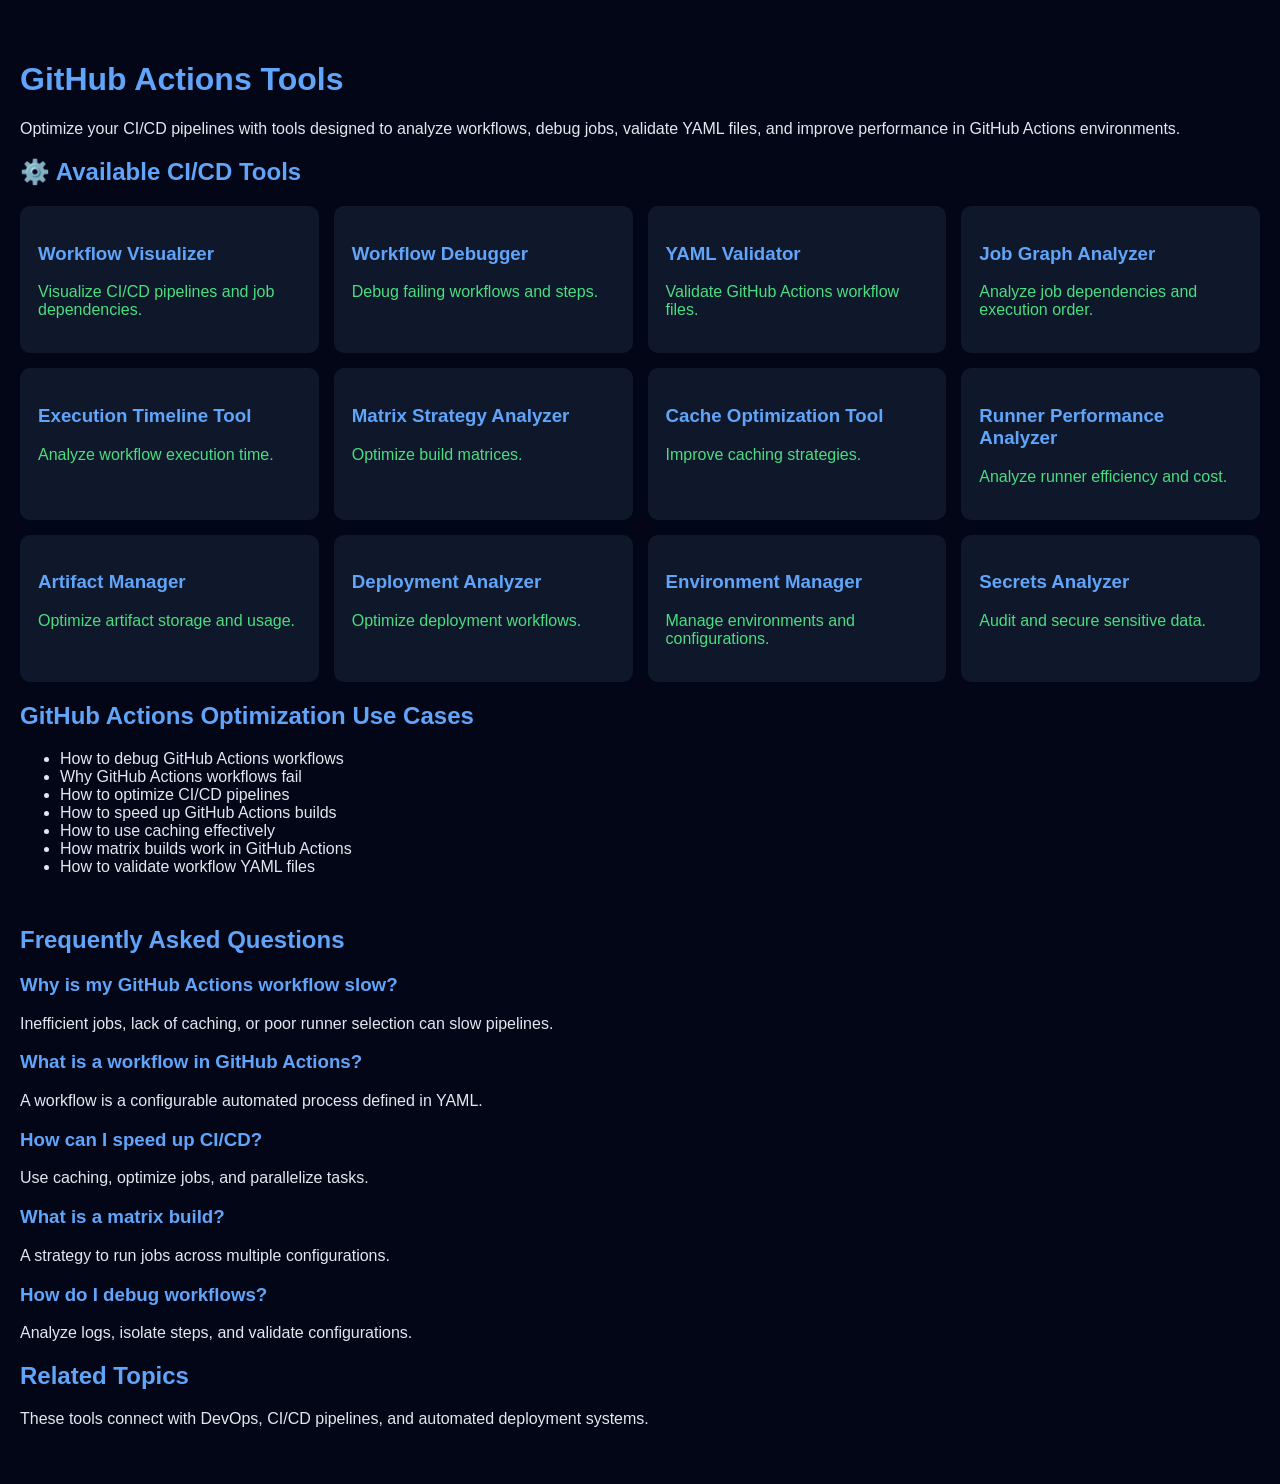
<file: index.html>
<!DOCTYPE html>
<html lang="en">
<head>
<meta charset="UTF-8">
<meta name="viewport" content="width=device-width, initial-scale=1.0">

<title>GitHub Actions Tools – Workflows, CI/CD, Debugging & Optimization</title>

<meta name="description" content="Free GitHub Actions tools to analyze workflows, debug pipelines, optimize caching, runners, jobs, and CI/CD performance.">

<meta name="keywords" content="
github actions tools,
github actions workflow debugger,
github actions yaml validator,
github actions cache optimization,
ci cd pipeline tools github,
github actions runner performance,
github actions job graph
">

<meta name="google-site-verification" content="PkLa_ViOo6FAHpvh8SacceMb95o9tePRdrqLNBz9X1M" />

<link rel="canonical" href="https://yourdomain.com/github-actions-tools/">

<style>
body {
    font-family: Arial, sans-serif;
    background: #020617;
    color: #e2e8f0;
    margin: 0;
}

.container {
    max-width: 1300px;
    margin: auto;
    padding: 40px 20px;
}

h1, h2, h3 {
    color: #60a5fa;
}

a {
    color: #4ade80;
    text-decoration: none;
}

.tool-grid {
    display: grid;
    grid-template-columns: repeat(auto-fit, minmax(250px, 1fr));
    gap: 15px;
    margin-top: 20px;
}

.card {
    background: #0f172a;
    padding: 18px;
    border-radius: 10px;
    transition: 0.2s;
}

.card:hover {
    background: #1e293b;
}

.faq {
    margin-top: 50px;
}
</style>
</head>

<body>

<div class="container">

<h1>GitHub Actions Tools</h1>

<p>
Optimize your CI/CD pipelines with tools designed to analyze workflows,
debug jobs, validate YAML files, and improve performance in GitHub Actions environments.
</p>

<h2>⚙️ Available CI/CD Tools</h2>

<div class="tool-grid">

<a href="./workflow-visualizer/" class="card">
<h3>Workflow Visualizer</h3>
<p>Visualize CI/CD pipelines and job dependencies.</p>
</a>

<a href="./workflow-debugger/" class="card">
<h3>Workflow Debugger</h3>
<p>Debug failing workflows and steps.</p>
</a>

<a href="./yaml-validator/" class="card">
<h3>YAML Validator</h3>
<p>Validate GitHub Actions workflow files.</p>
</a>

<a href="./job-graph/" class="card">
<h3>Job Graph Analyzer</h3>
<p>Analyze job dependencies and execution order.</p>
</a>

<a href="./timeline/" class="card">
<h3>Execution Timeline Tool</h3>
<p>Analyze workflow execution time.</p>
</a>

<a href="./matrix/" class="card">
<h3>Matrix Strategy Analyzer</h3>
<p>Optimize build matrices.</p>
</a>

<a href="./cache/" class="card">
<h3>Cache Optimization Tool</h3>
<p>Improve caching strategies.</p>
</a>

<a href="./runner/" class="card">
<h3>Runner Performance Analyzer</h3>
<p>Analyze runner efficiency and cost.</p>
</a>

<a href="./artifact/" class="card">
<h3>Artifact Manager</h3>
<p>Optimize artifact storage and usage.</p>
</a>

<a href="./deployment/" class="card">
<h3>Deployment Analyzer</h3>
<p>Optimize deployment workflows.</p>
</a>

<a href="./environment/" class="card">
<h3>Environment Manager</h3>
<p>Manage environments and configurations.</p>
</a>

<a href="./secret/" class="card">
<h3>Secrets Analyzer</h3>
<p>Audit and secure sensitive data.</p>
</a>

</div>

<!-- LONG TAIL -->

<h2>GitHub Actions Optimization Use Cases</h2>

<ul>
<li>How to debug GitHub Actions workflows</li>
<li>Why GitHub Actions workflows fail</li>
<li>How to optimize CI/CD pipelines</li>
<li>How to speed up GitHub Actions builds</li>
<li>How to use caching effectively</li>
<li>How matrix builds work in GitHub Actions</li>
<li>How to validate workflow YAML files</li>
</ul>

<!-- FAQ -->

<div class="faq">

<h2>Frequently Asked Questions</h2>

<h3>Why is my GitHub Actions workflow slow?</h3>
<p>
Inefficient jobs, lack of caching, or poor runner selection can slow pipelines.
</p>

<h3>What is a workflow in GitHub Actions?</h3>
<p>
A workflow is a configurable automated process defined in YAML.
</p>

<h3>How can I speed up CI/CD?</h3>
<p>
Use caching, optimize jobs, and parallelize tasks.
</p>

<h3>What is a matrix build?</h3>
<p>
A strategy to run jobs across multiple configurations.
</p>

<h3>How do I debug workflows?</h3>
<p>
Analyze logs, isolate steps, and validate configurations.
</p>

</div>

<!-- INTERNAL BOOST -->

<h2>Related Topics</h2>

<p>
These tools connect with DevOps, CI/CD pipelines,
and automated deployment systems.
</p>

</div>

</body>
</html>
</file>
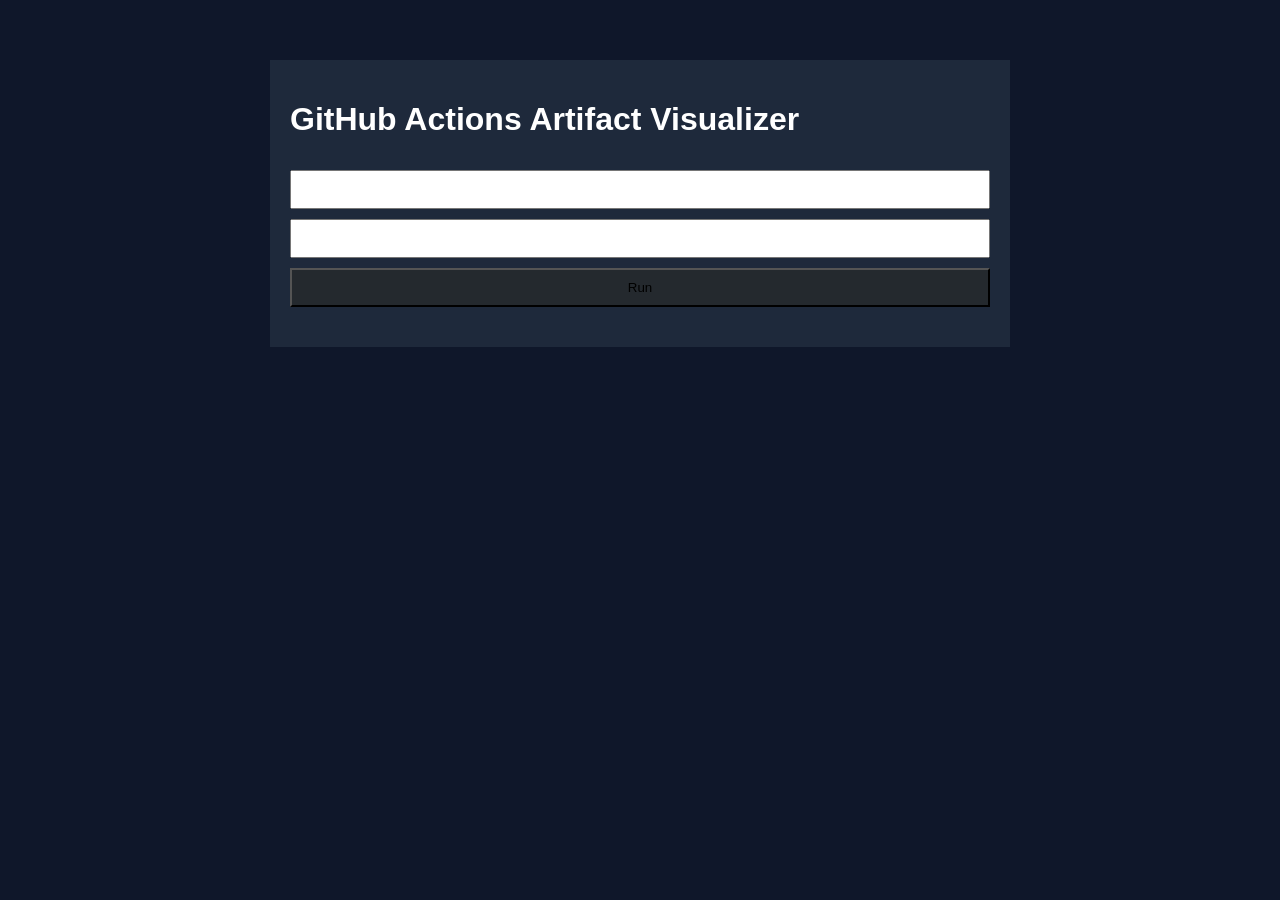
<file: artifact/index.html>
<html><head><title>GitHub Actions Artifact Visualizer</title><link rel='stylesheet' href='styles.css'></head><body><div class='container'><h1>GitHub Actions Artifact Visualizer</h1><input id='files'><input id='size'><button onclick='run()'>Run</button><div id='res' class='result'></div></div><script src='script.js'></script></body></html>
</file>
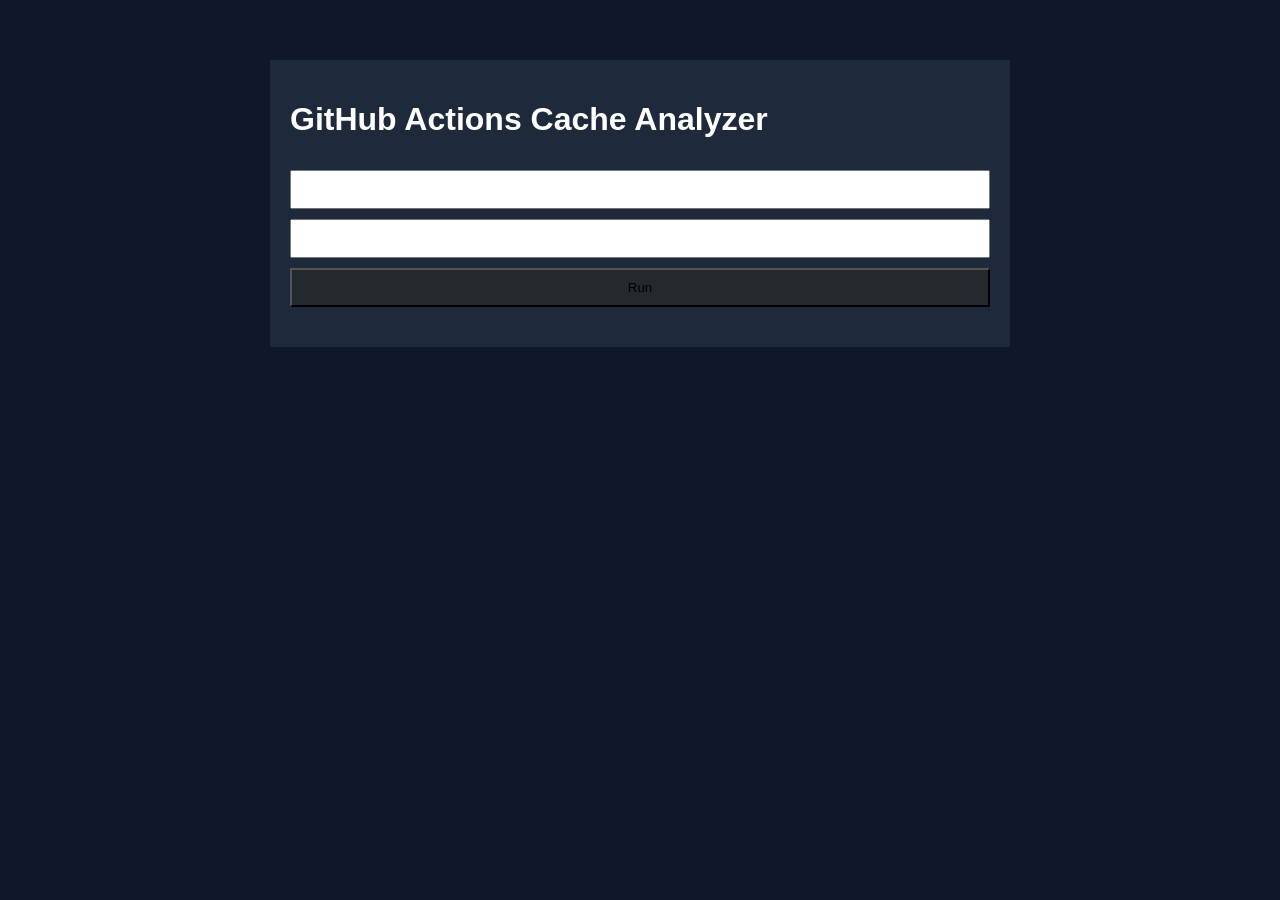
<file: cache/index.html>
<html><head><title>GitHub Actions Cache Analyzer</title><link rel='stylesheet' href='styles.css'></head><body><div class='container'><h1>GitHub Actions Cache Analyzer</h1><input id='hits'><input id='total'><button onclick='run()'>Run</button><div id='res' class='result'></div></div><script src='script.js'></script></body></html>
</file>
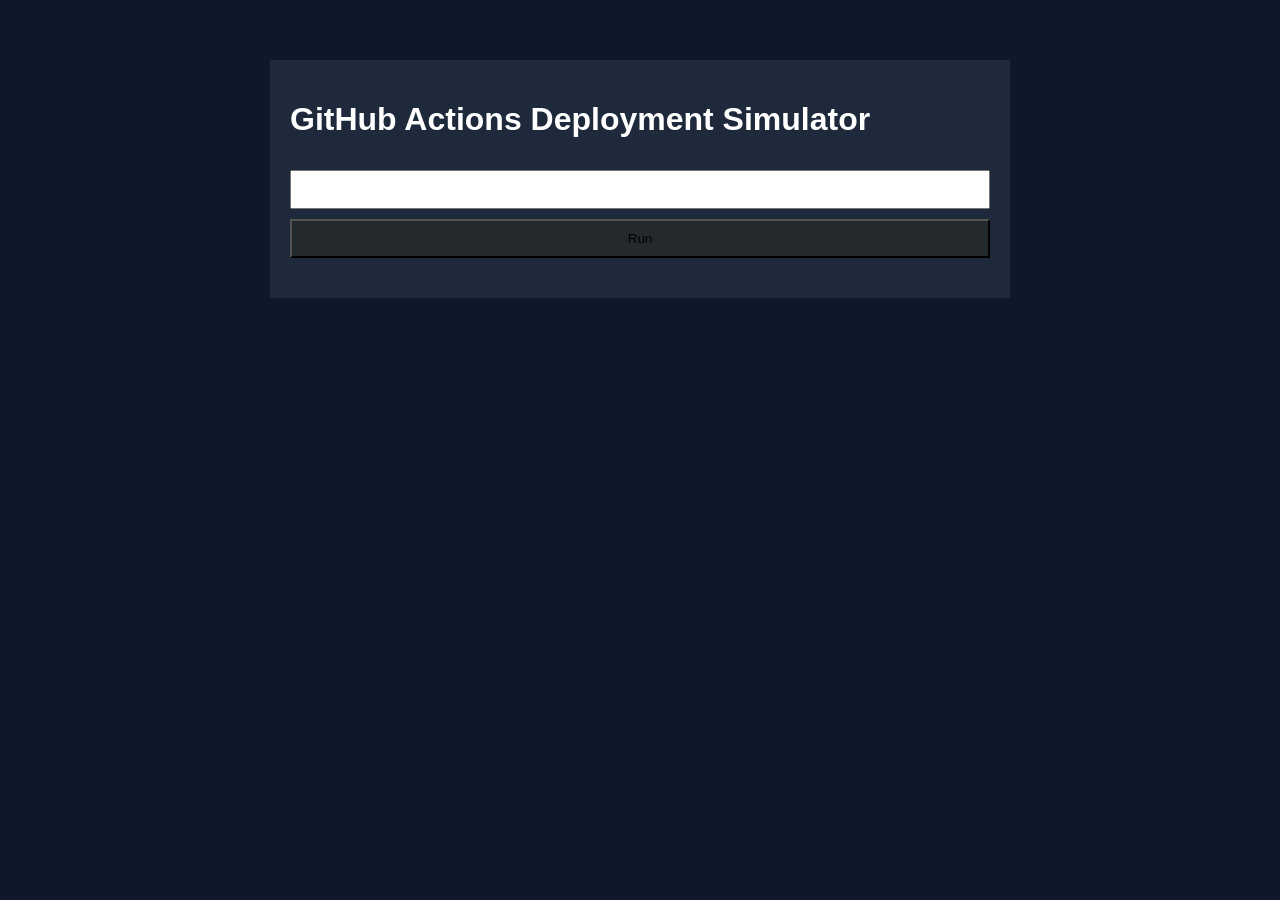
<file: deployment/index.html>
<html><head><title>GitHub Actions Deployment Simulator</title><link rel='stylesheet' href='styles.css'></head><body><div class='container'><h1>GitHub Actions Deployment Simulator</h1><input id='steps'><button onclick='run()'>Run</button><div id='res' class='result'></div></div><script src='script.js'></script></body></html>
</file>
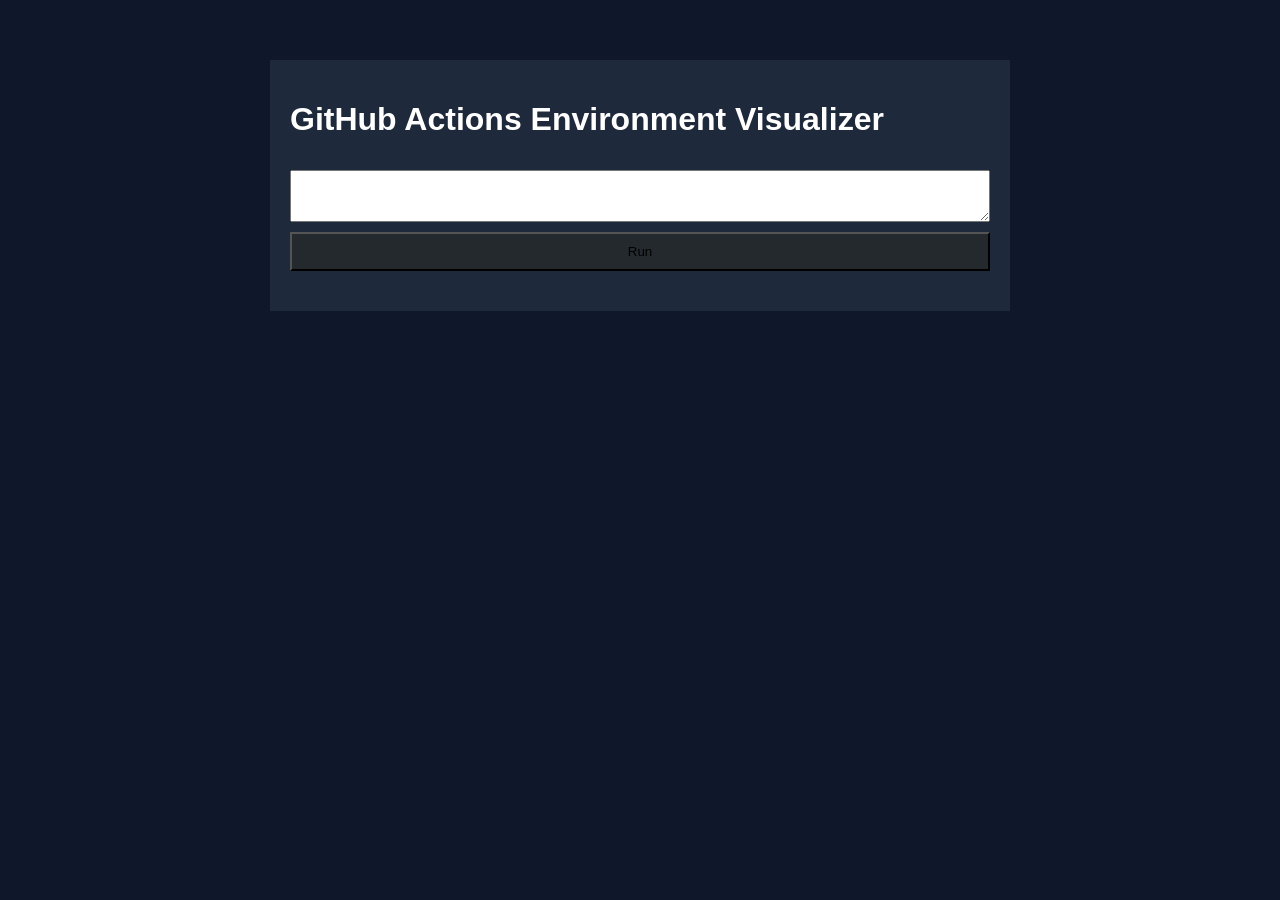
<file: environment/index.html>
<html><head><title>GitHub Actions Environment Visualizer</title><link rel='stylesheet' href='styles.css'></head><body><div class='container'><h1>GitHub Actions Environment Visualizer</h1><textarea id='env'></textarea><button onclick='run()'>Run</button><div id='res' class='result'></div></div><script src='script.js'></script></body></html>
</file>
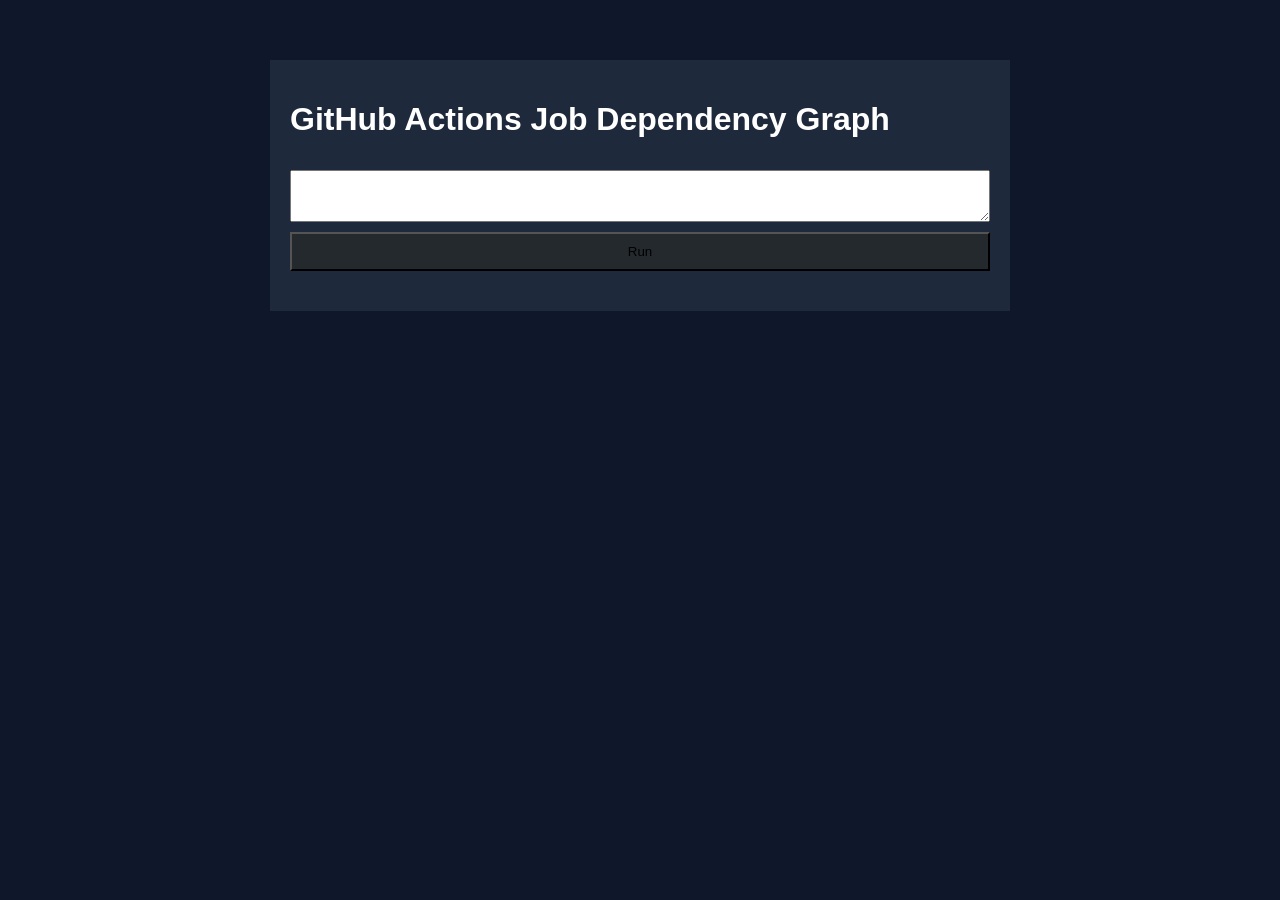
<file: job-graph/index.html>
<html><head><title>GitHub Actions Job Dependency Graph</title><link rel='stylesheet' href='styles.css'></head><body><div class='container'><h1>GitHub Actions Job Dependency Graph</h1><textarea id='jobs'></textarea><button onclick='run()'>Run</button><div id='res' class='result'></div></div><script src='script.js'></script></body></html>
</file>
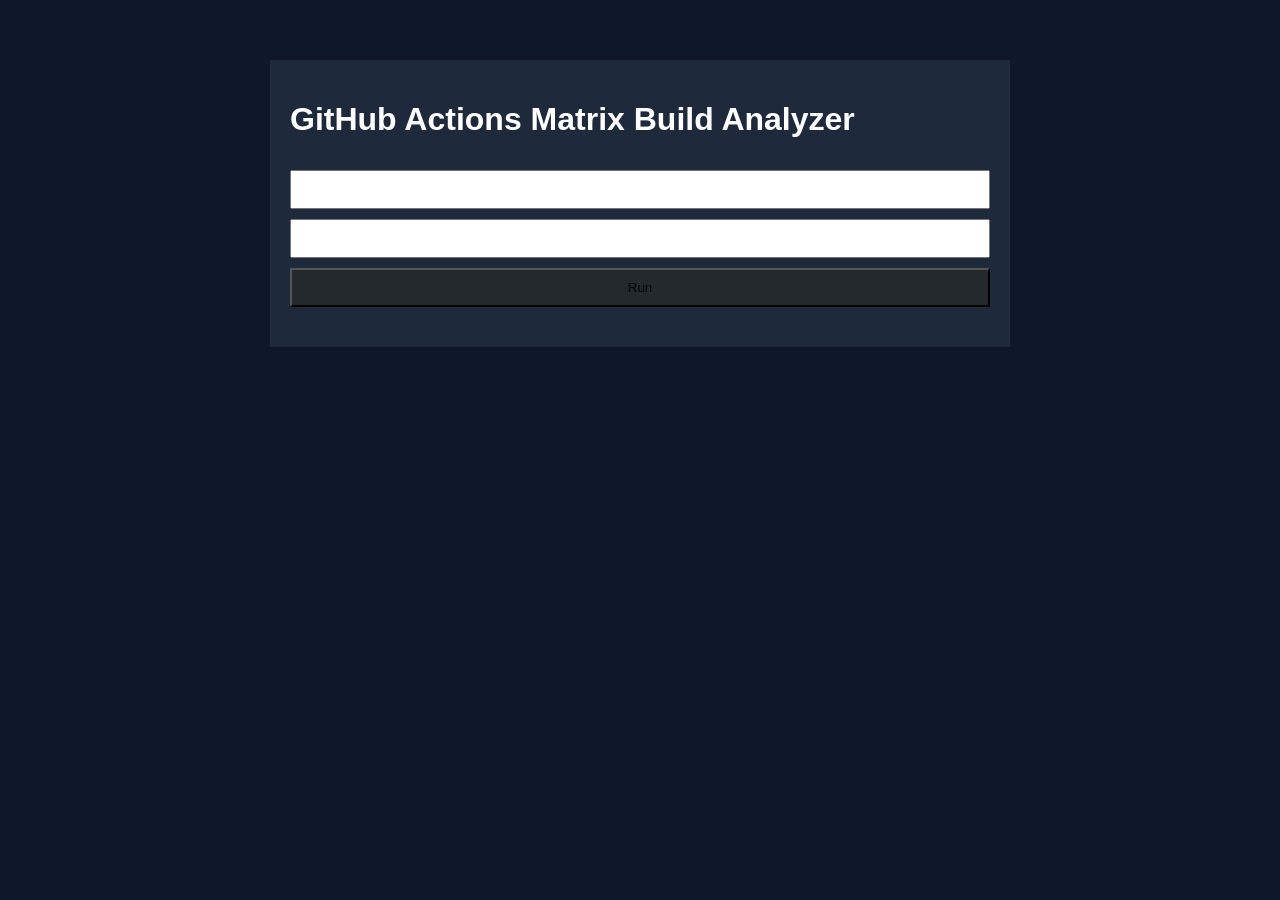
<file: matrix/index.html>
<html><head><title>GitHub Actions Matrix Build Analyzer</title><link rel='stylesheet' href='styles.css'></head><body><div class='container'><h1>GitHub Actions Matrix Build Analyzer</h1><input id='jobs'><input id='variants'><button onclick='run()'>Run</button><div id='res' class='result'></div></div><script src='script.js'></script></body></html>
</file>
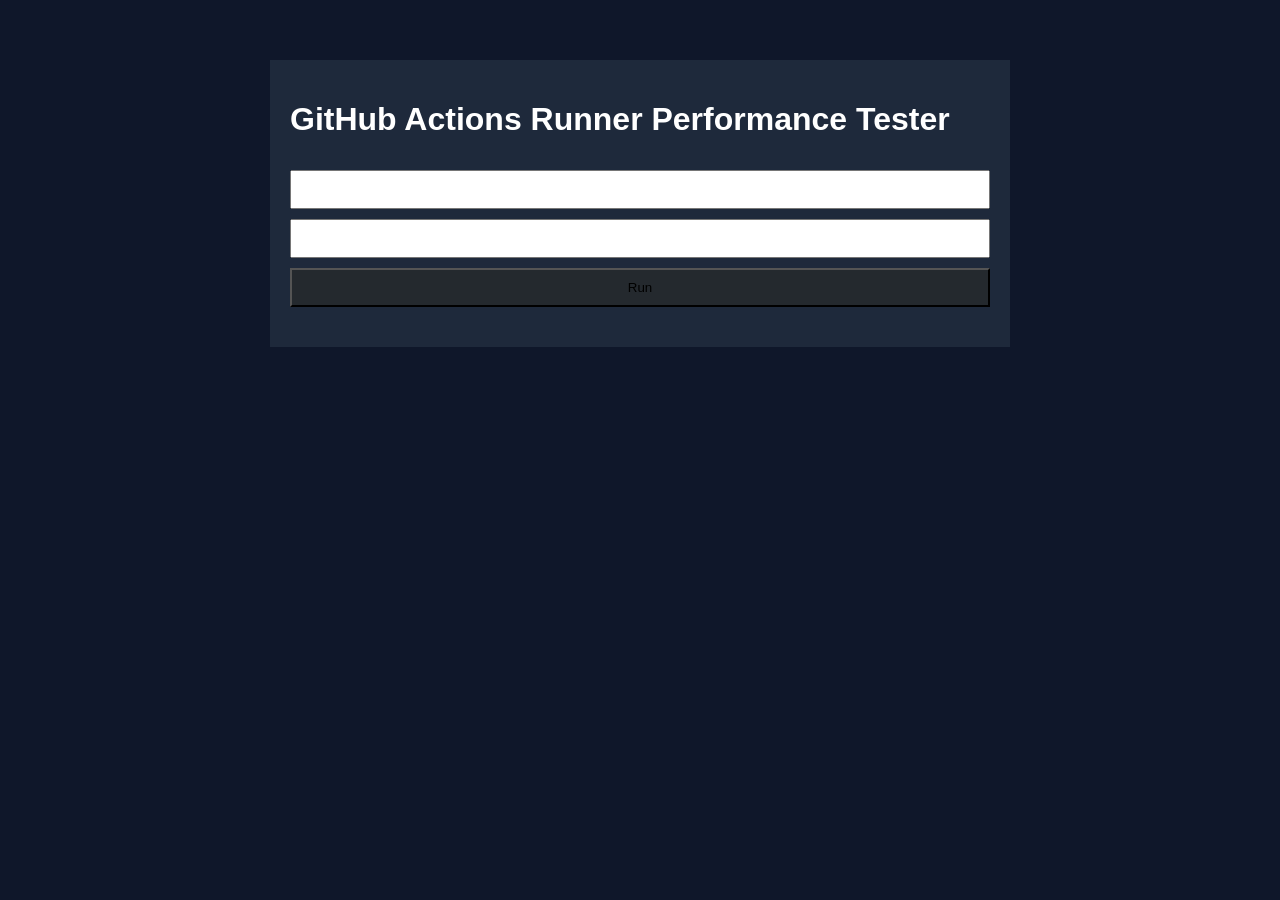
<file: runner/index.html>
<html><head><title>GitHub Actions Runner Performance Tester</title><link rel='stylesheet' href='styles.css'></head><body><div class='container'><h1>GitHub Actions Runner Performance Tester</h1><input id='jobs'><input id='time'><button onclick='run()'>Run</button><div id='res' class='result'></div></div><script src='script.js'></script></body></html>
</file>
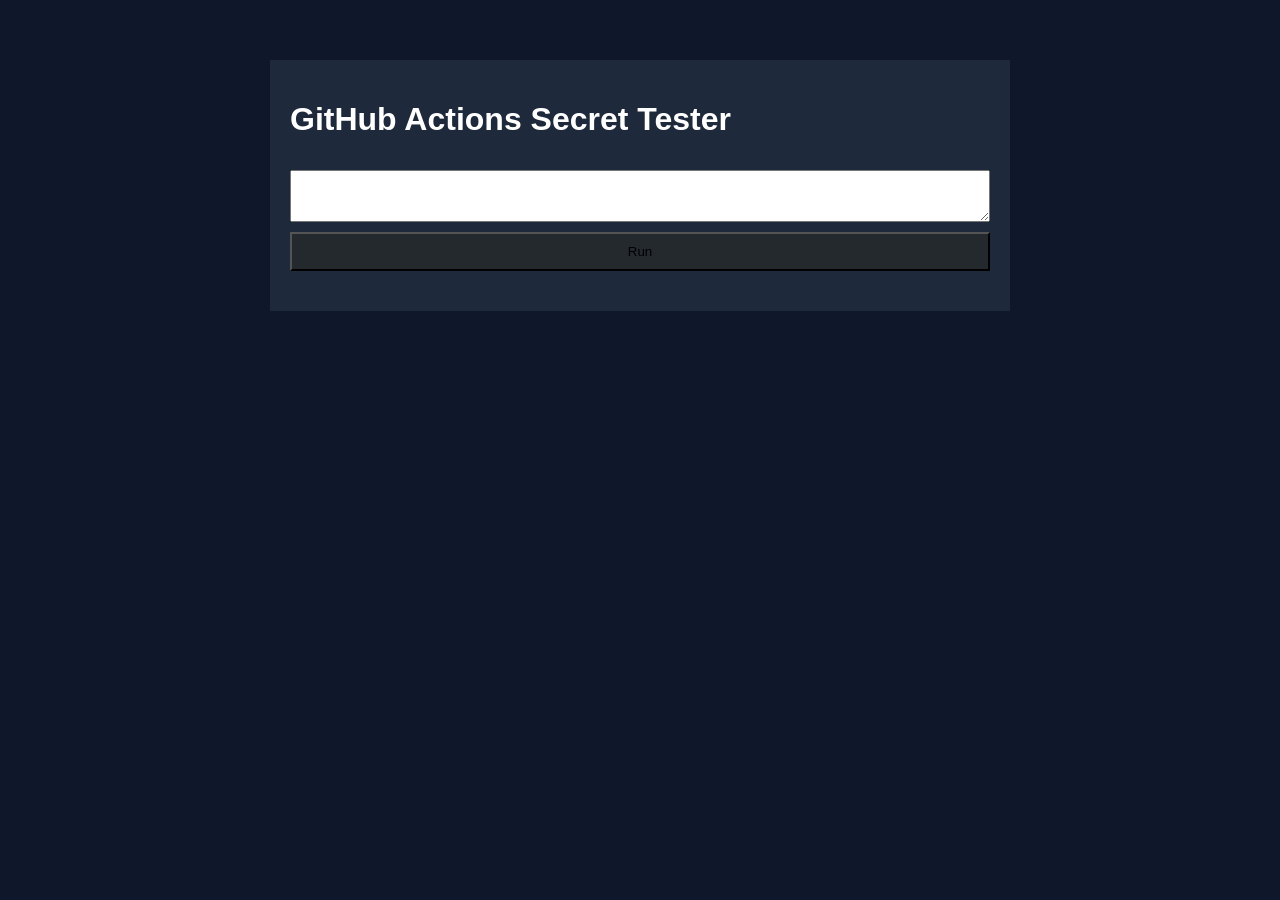
<file: secret/index.html>
<html><head><title>GitHub Actions Secret Tester</title><link rel='stylesheet' href='styles.css'></head><body><div class='container'><h1>GitHub Actions Secret Tester</h1><textarea id='sec'></textarea><button onclick='run()'>Run</button><div id='res' class='result'></div></div><script src='script.js'></script></body></html>
</file>
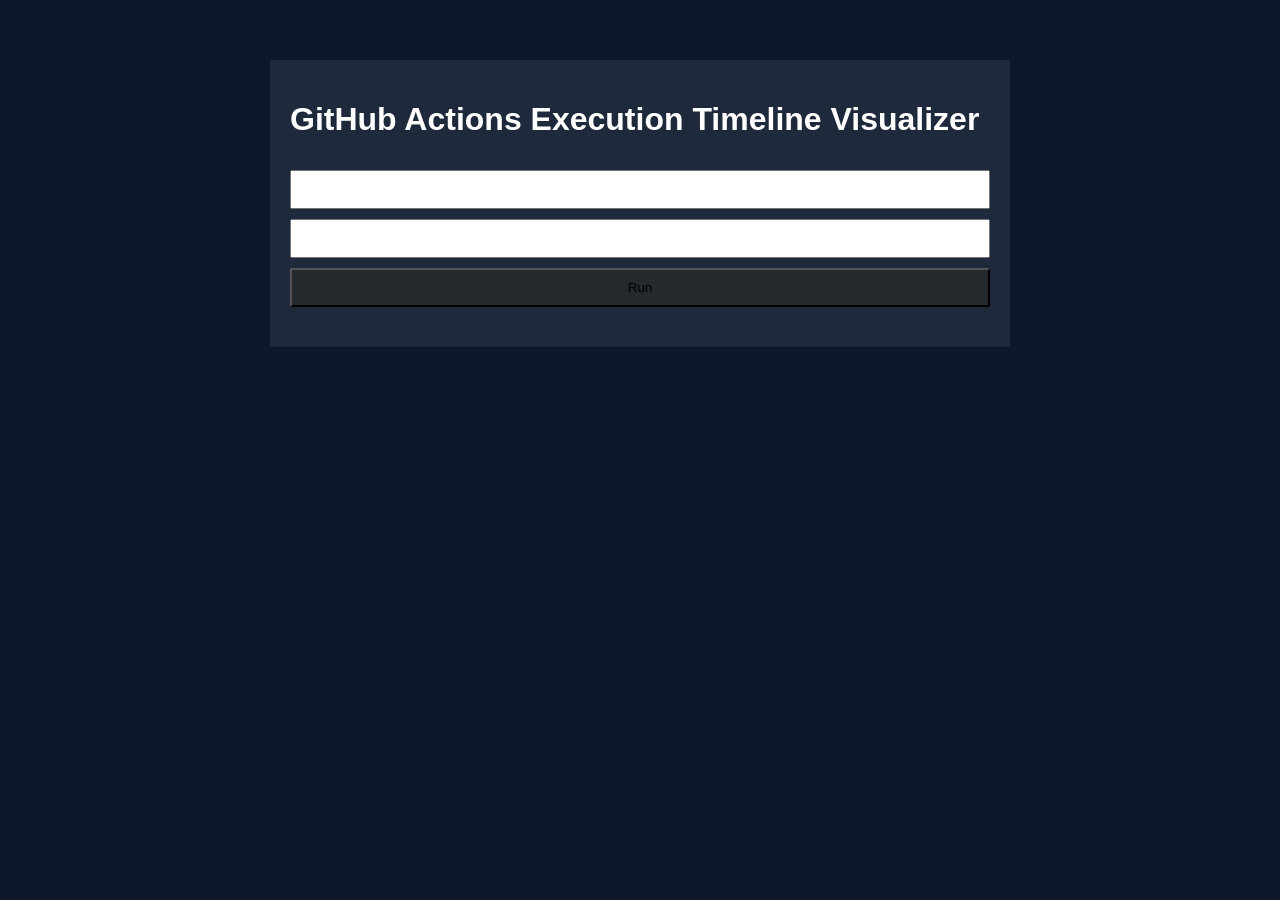
<file: timeline/index.html>
<html><head><title>GitHub Actions Execution Timeline Visualizer</title><link rel='stylesheet' href='styles.css'></head><body><div class='container'><h1>GitHub Actions Execution Timeline Visualizer</h1><input id='jobs'><input id='time'><button onclick='run()'>Run</button><div id='res' class='result'></div></div><script src='script.js'></script></body></html>
</file>
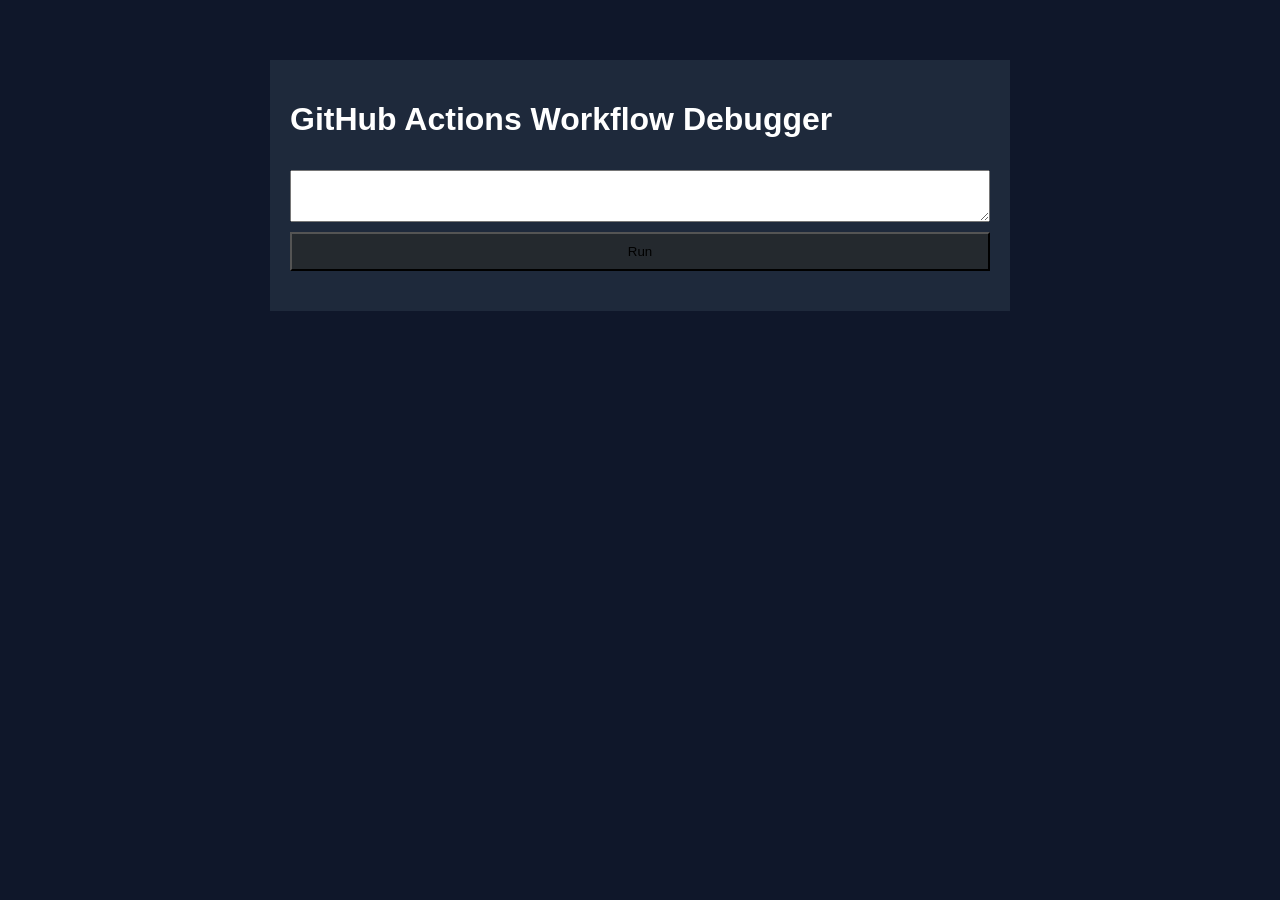
<file: workflow-debugger/index.html>
<html><head><title>GitHub Actions Workflow Debugger</title><link rel='stylesheet' href='styles.css'></head><body><div class='container'><h1>GitHub Actions Workflow Debugger</h1><textarea id='log'></textarea><button onclick='run()'>Run</button><div id='res' class='result'></div></div><script src='script.js'></script></body></html>
</file>
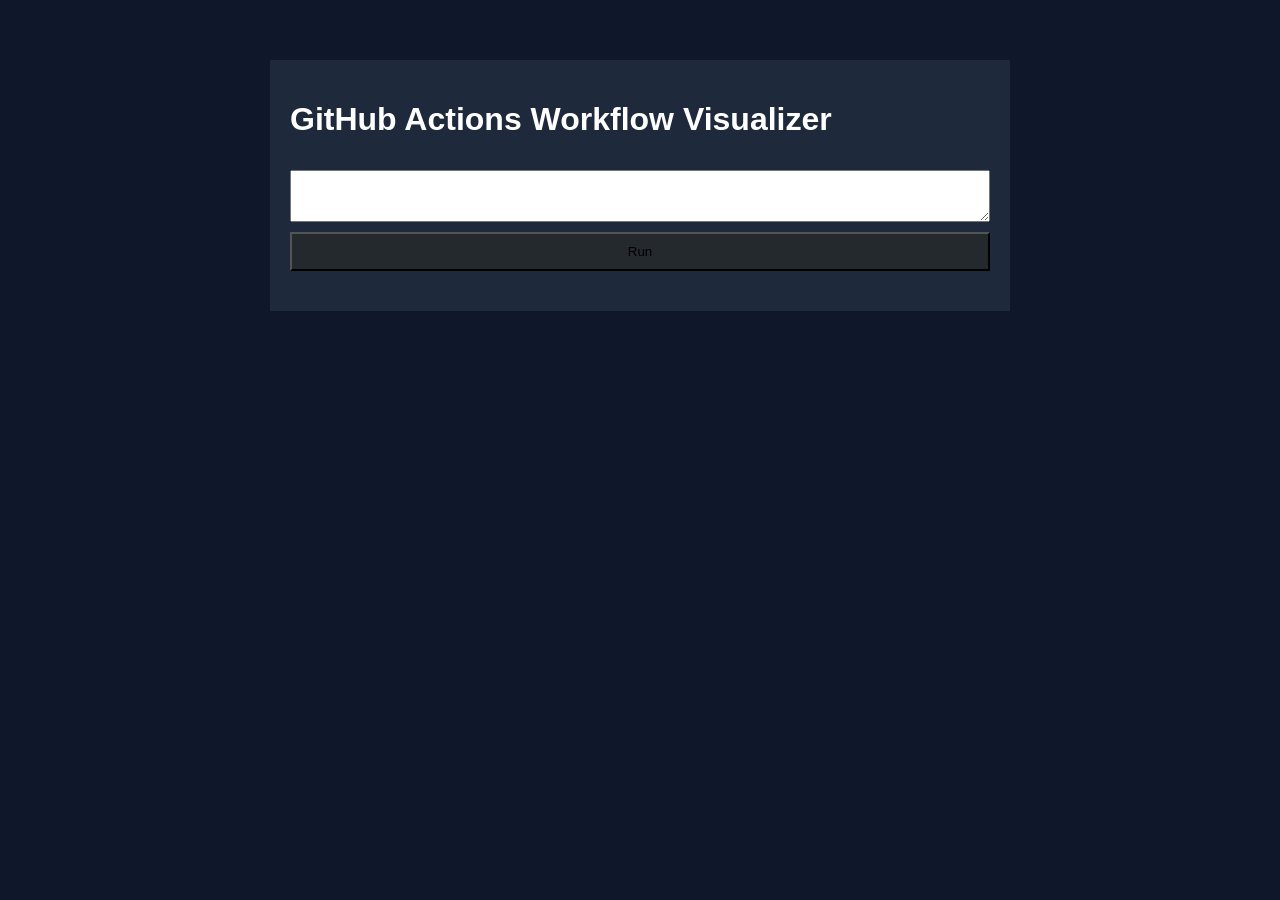
<file: workflow-visualizer/index.html>
<html><head><title>GitHub Actions Workflow Visualizer</title><link rel='stylesheet' href='styles.css'></head><body><div class='container'><h1>GitHub Actions Workflow Visualizer</h1><textarea id='workflow'></textarea><button onclick='run()'>Run</button><div id='res' class='result'></div></div><script src='script.js'></script></body></html>
</file>
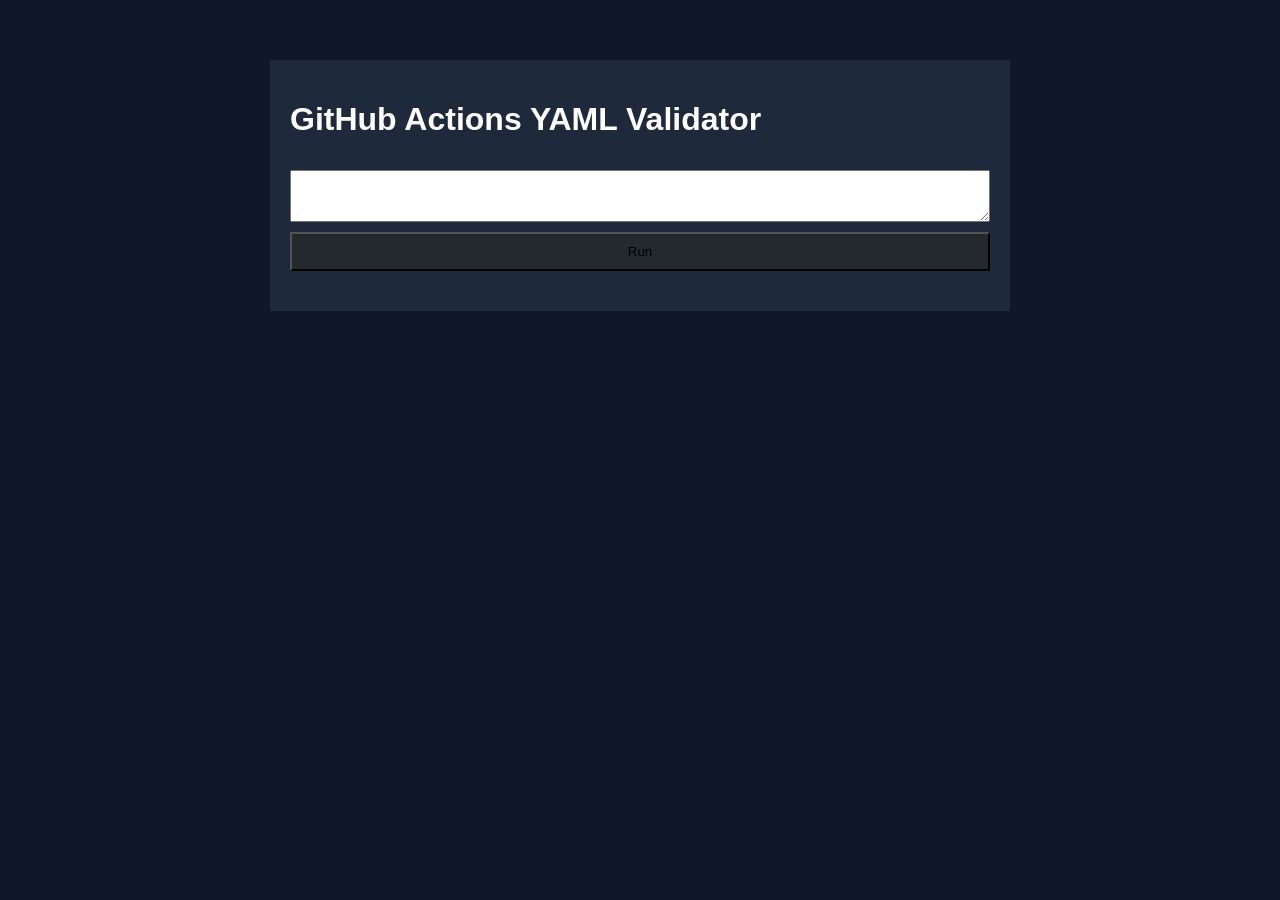
<file: yaml-validator/index.html>
<html><head><title>GitHub Actions YAML Validator</title><link rel='stylesheet' href='styles.css'></head><body><div class='container'><h1>GitHub Actions YAML Validator</h1><textarea id='yaml'></textarea><button onclick='run()'>Run</button><div id='res' class='result'></div></div><script src='script.js'></script></body></html>
</file>
<file: artifact/styles.css>
body{font-family:Arial;background:#0f172a;color:#fff}.container{max-width:700px;margin:60px auto;padding:20px;background:#1e293b}textarea,input{width:100%;margin-top:10px;padding:10px}button{margin-top:10px;width:100%;padding:10px;background:#24292e}.result{margin-top:20px}
</file>
<file: cache/styles.css>
body{font-family:Arial;background:#0f172a;color:#fff}.container{max-width:700px;margin:60px auto;padding:20px;background:#1e293b}textarea,input{width:100%;margin-top:10px;padding:10px}button{margin-top:10px;width:100%;padding:10px;background:#24292e}.result{margin-top:20px}
</file>
<file: deployment/styles.css>
body{font-family:Arial;background:#0f172a;color:#fff}.container{max-width:700px;margin:60px auto;padding:20px;background:#1e293b}textarea,input{width:100%;margin-top:10px;padding:10px}button{margin-top:10px;width:100%;padding:10px;background:#24292e}.result{margin-top:20px}
</file>
<file: environment/styles.css>
body{font-family:Arial;background:#0f172a;color:#fff}.container{max-width:700px;margin:60px auto;padding:20px;background:#1e293b}textarea,input{width:100%;margin-top:10px;padding:10px}button{margin-top:10px;width:100%;padding:10px;background:#24292e}.result{margin-top:20px}
</file>
<file: job-graph/styles.css>
body{font-family:Arial;background:#0f172a;color:#fff}.container{max-width:700px;margin:60px auto;padding:20px;background:#1e293b}textarea,input{width:100%;margin-top:10px;padding:10px}button{margin-top:10px;width:100%;padding:10px;background:#24292e}.result{margin-top:20px}
</file>
<file: matrix/styles.css>
body{font-family:Arial;background:#0f172a;color:#fff}.container{max-width:700px;margin:60px auto;padding:20px;background:#1e293b}textarea,input{width:100%;margin-top:10px;padding:10px}button{margin-top:10px;width:100%;padding:10px;background:#24292e}.result{margin-top:20px}
</file>
<file: runner/styles.css>
body{font-family:Arial;background:#0f172a;color:#fff}.container{max-width:700px;margin:60px auto;padding:20px;background:#1e293b}textarea,input{width:100%;margin-top:10px;padding:10px}button{margin-top:10px;width:100%;padding:10px;background:#24292e}.result{margin-top:20px}
</file>
<file: secret/styles.css>
body{font-family:Arial;background:#0f172a;color:#fff}.container{max-width:700px;margin:60px auto;padding:20px;background:#1e293b}textarea,input{width:100%;margin-top:10px;padding:10px}button{margin-top:10px;width:100%;padding:10px;background:#24292e}.result{margin-top:20px}
</file>
<file: timeline/styles.css>
body{font-family:Arial;background:#0f172a;color:#fff}.container{max-width:700px;margin:60px auto;padding:20px;background:#1e293b}textarea,input{width:100%;margin-top:10px;padding:10px}button{margin-top:10px;width:100%;padding:10px;background:#24292e}.result{margin-top:20px}
</file>
<file: workflow-debugger/styles.css>
body{font-family:Arial;background:#0f172a;color:#fff}.container{max-width:700px;margin:60px auto;padding:20px;background:#1e293b}textarea,input{width:100%;margin-top:10px;padding:10px}button{margin-top:10px;width:100%;padding:10px;background:#24292e}.result{margin-top:20px}
</file>
<file: workflow-visualizer/styles.css>
body{font-family:Arial;background:#0f172a;color:#fff}.container{max-width:700px;margin:60px auto;padding:20px;background:#1e293b}textarea,input{width:100%;margin-top:10px;padding:10px}button{margin-top:10px;width:100%;padding:10px;background:#24292e}.result{margin-top:20px}
</file>
<file: yaml-validator/styles.css>
body{font-family:Arial;background:#0f172a;color:#fff}.container{max-width:700px;margin:60px auto;padding:20px;background:#1e293b}textarea,input{width:100%;margin-top:10px;padding:10px}button{margin-top:10px;width:100%;padding:10px;background:#24292e}.result{margin-top:20px}
</file>
